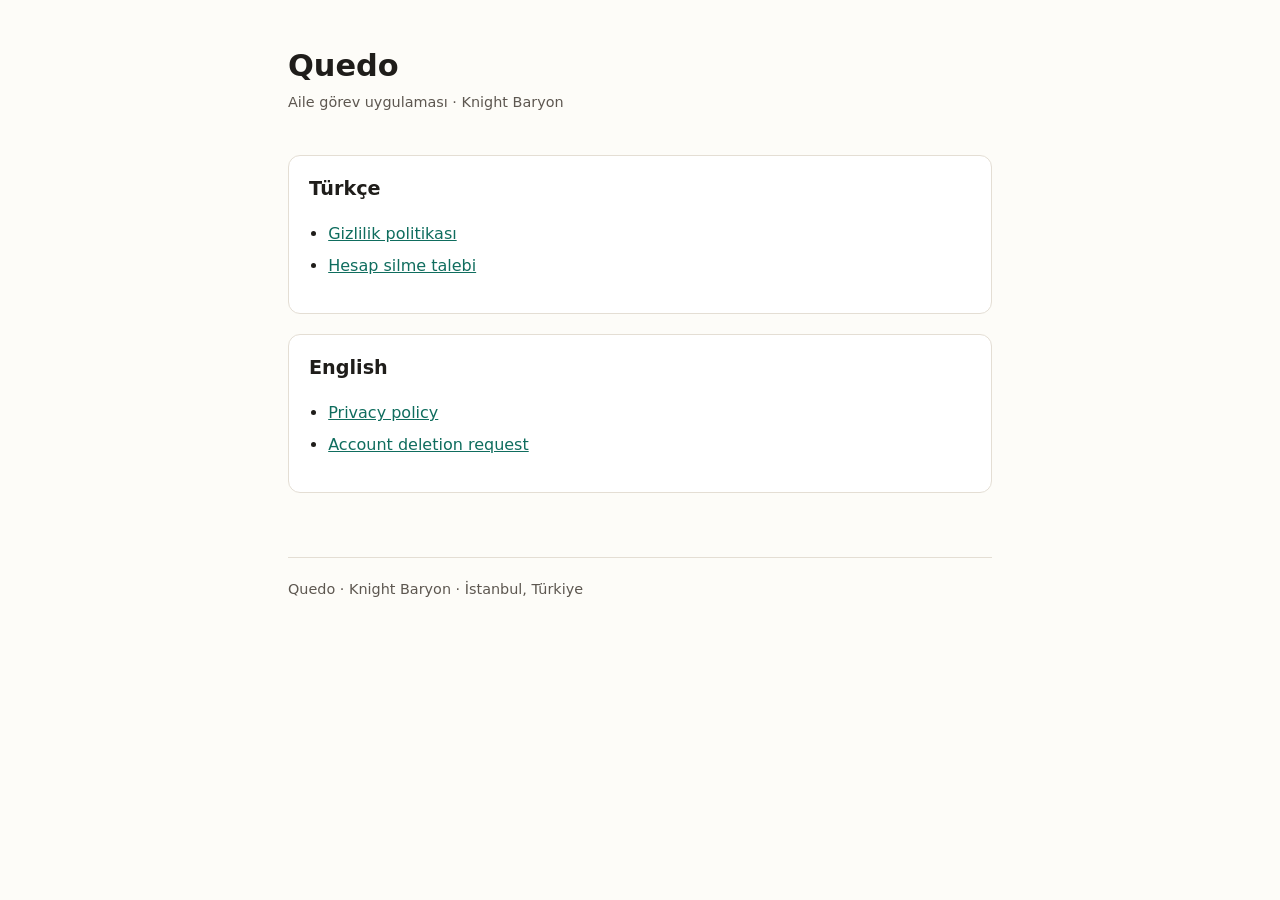
<file: index.html>
<!DOCTYPE html>
<html lang="tr">
<head>
<meta charset="utf-8">
<meta name="viewport" content="width=device-width, initial-scale=1">
<title>Quedo</title>
<link rel="stylesheet" href="style.css">
</head>
<body>
<main>

<h1>Quedo</h1>
<p class="updated">Aile görev uygulaması · Knight Baryon</p>

<div class="box">
  <h2 style="margin-top:0">Türkçe</h2>
  <ul>
    <li><a href="gizlilik.html">Gizlilik politikası</a></li>
    <li><a href="hesap-silme.html">Hesap silme talebi</a></li>
  </ul>
</div>

<div class="box">
  <h2 style="margin-top:0">English</h2>
  <ul>
    <li><a href="privacy.html">Privacy policy</a></li>
    <li><a href="delete-account.html">Account deletion request</a></li>
  </ul>
</div>

<footer>
  Quedo · Knight Baryon · İstanbul, Türkiye
</footer>

</main>
</body>
</html>
</file>
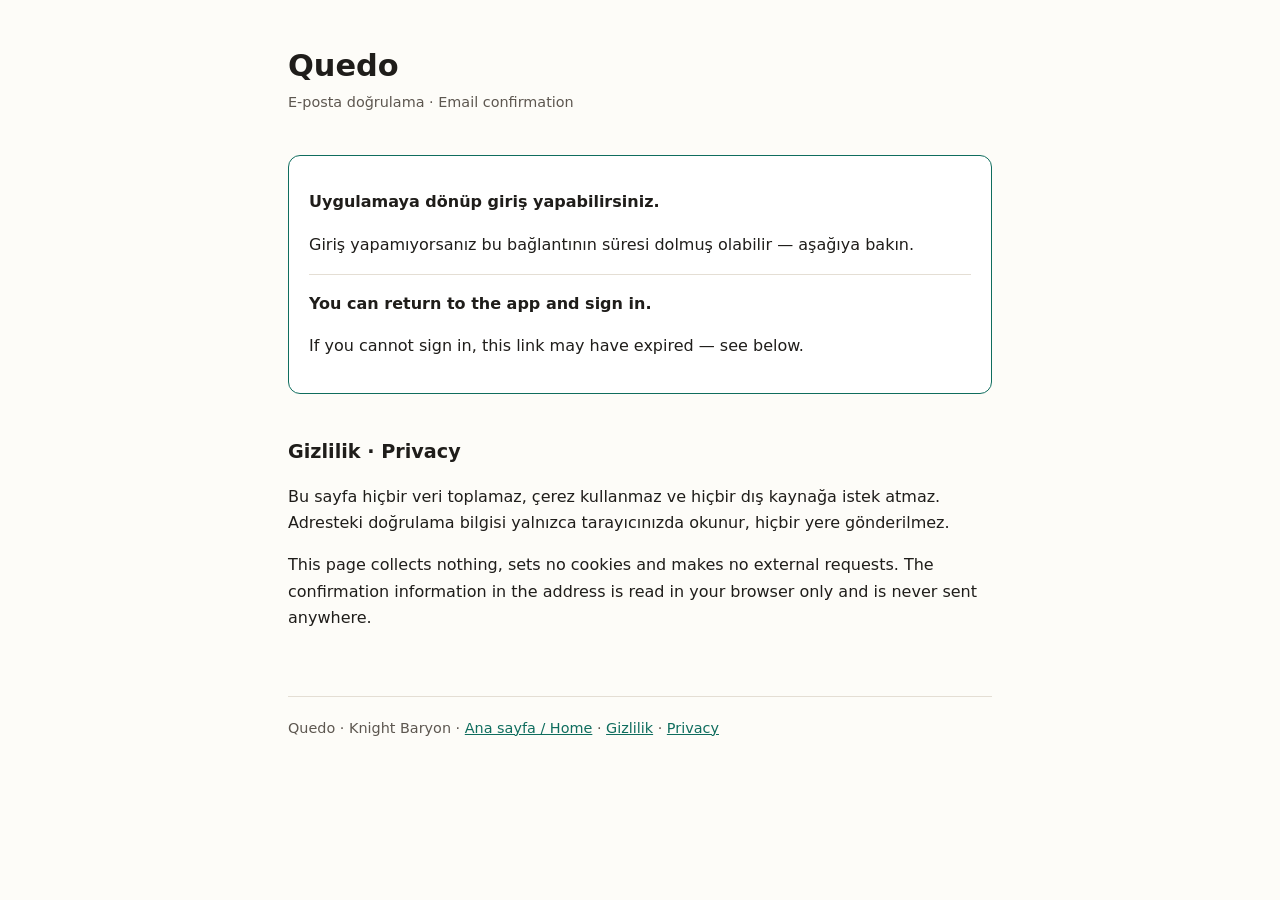
<file: confirmed.html>
<!DOCTYPE html>
<html lang="tr">
<head>
<meta charset="utf-8">
<meta name="viewport" content="width=device-width, initial-scale=1">
<meta name="robots" content="noindex">
<title>Quedo — E-posta doğrulama</title>
<link rel="stylesheet" href="style.css">
</head>
<body>
<main>

<h1>Quedo</h1>
<p class="updated">E-posta doğrulama · Email confirmation</p>

<!--
  Supabase yönlendirmesi sonucu URL parçasında (#) taşır. Sayfa üç
  durumu da doğru anlatmak zorunda: JavaScript çalışmazsa her iki
  ihtimalde de doğru olan nötr metin görünür, çalışırsa kesin sonuç.
  Başarısızken "Doğrulandı" demek, ölü bir sayfadan daha kötüdür.
-->

<div class="box key" id="neutral">
  <p><strong>Uygulamaya dönüp giriş yapabilirsiniz.</strong></p>
  <p>Giriş yapamıyorsanız bu bağlantının süresi dolmuş olabilir — aşağıya bakın.</p>
  <hr style="border:0;border-top:1px solid var(--rule);margin:1rem 0">
  <p><strong>You can return to the app and sign in.</strong></p>
  <p>If you cannot sign in, this link may have expired — see below.</p>
</div>

<div class="box key" id="ok" hidden>
  <p><strong>E-posta adresiniz doğrulandı.</strong></p>
  <p>Quedo'ya dönüp bu adres ve şifrenizle giriş yapabilirsiniz. Bu sayfayı kapatabilirsiniz.</p>
  <hr style="border:0;border-top:1px solid var(--rule);margin:1rem 0">
  <p><strong>Your email address is confirmed.</strong></p>
  <p>Go back to Quedo and sign in with this address and your password. You can close this page.</p>
</div>

<div class="box" id="fail" hidden>
  <p><strong>Bu bağlantı geçersiz veya süresi dolmuş.</strong></p>
  <p>Bağlantılar 24 saat geçerlidir ve yalnızca bir kez kullanılabilir. Bazı e-posta
  sağlayıcıları bağlantıları güvenlik taraması için siz tıklamadan açar; bu da bağlantıyı
  harcar.</p>
  <p>Yapmanız gereken: uygulamaya dönün ve <strong>aynı adresle yeniden kaydolun</strong> —
  yeni bir doğrulama e-postası gönderilir. Sorun sürerse
  <a href="mailto:quedo@knightbaryon.com?subject=E-posta%20dogrulama">quedo@knightbaryon.com</a>
  adresine yazın.</p>
  <hr style="border:0;border-top:1px solid var(--rule);margin:1rem 0">
  <p><strong>This link is invalid or has expired.</strong></p>
  <p>Links are valid for 24 hours and can only be used once. Some mail providers open links
  for security scanning before you click them, which uses the link up.</p>
  <p>What to do: go back to the app and <strong>sign up again with the same address</strong> —
  a fresh confirmation email will be sent. If it keeps failing, write to
  <a href="mailto:quedo@knightbaryon.com?subject=Email%20confirmation">quedo@knightbaryon.com</a>.</p>
</div>

<h2>Gizlilik · Privacy</h2>
<p>Bu sayfa hiçbir veri toplamaz, çerez kullanmaz ve hiçbir dış kaynağa istek atmaz.
Adresteki doğrulama bilgisi yalnızca tarayıcınızda okunur, hiçbir yere gönderilmez.</p>
<p>This page collects nothing, sets no cookies and makes no external requests. The
confirmation information in the address is read in your browser only and is never sent
anywhere.</p>

<footer>
  Quedo · Knight Baryon · <a href="index.html">Ana sayfa / Home</a> ·
  <a href="gizlilik.html">Gizlilik</a> · <a href="privacy.html">Privacy</a>
</footer>

<script>
(function () {
  // Supabase sonucu fragment'ta taşır: basarida access_token/type,
  // hatada error + error_code. Fragment sunucuya hic gitmez.
  var params = new URLSearchParams(window.location.hash.replace(/^#/, ''));
  var show = function (id) {
    document.getElementById('neutral').hidden = true;
    document.getElementById(id).hidden = false;
  };

  // error_description ekrana basilmiyor: adresten gelen metni DOM'a
  // koymak, saldirganin secmesine izin verdigi icin gereksiz bir risk.
  if (params.get('error') || params.get('error_code')) {
    show('fail');
  } else if (params.get('access_token') || params.get('type')) {
    show('ok');
  }
  // Hicbiri yoksa notr metin kalir -- ikisinde de dogru olan tek metin.
})();
</script>

</main>
</body>
</html>
</file>
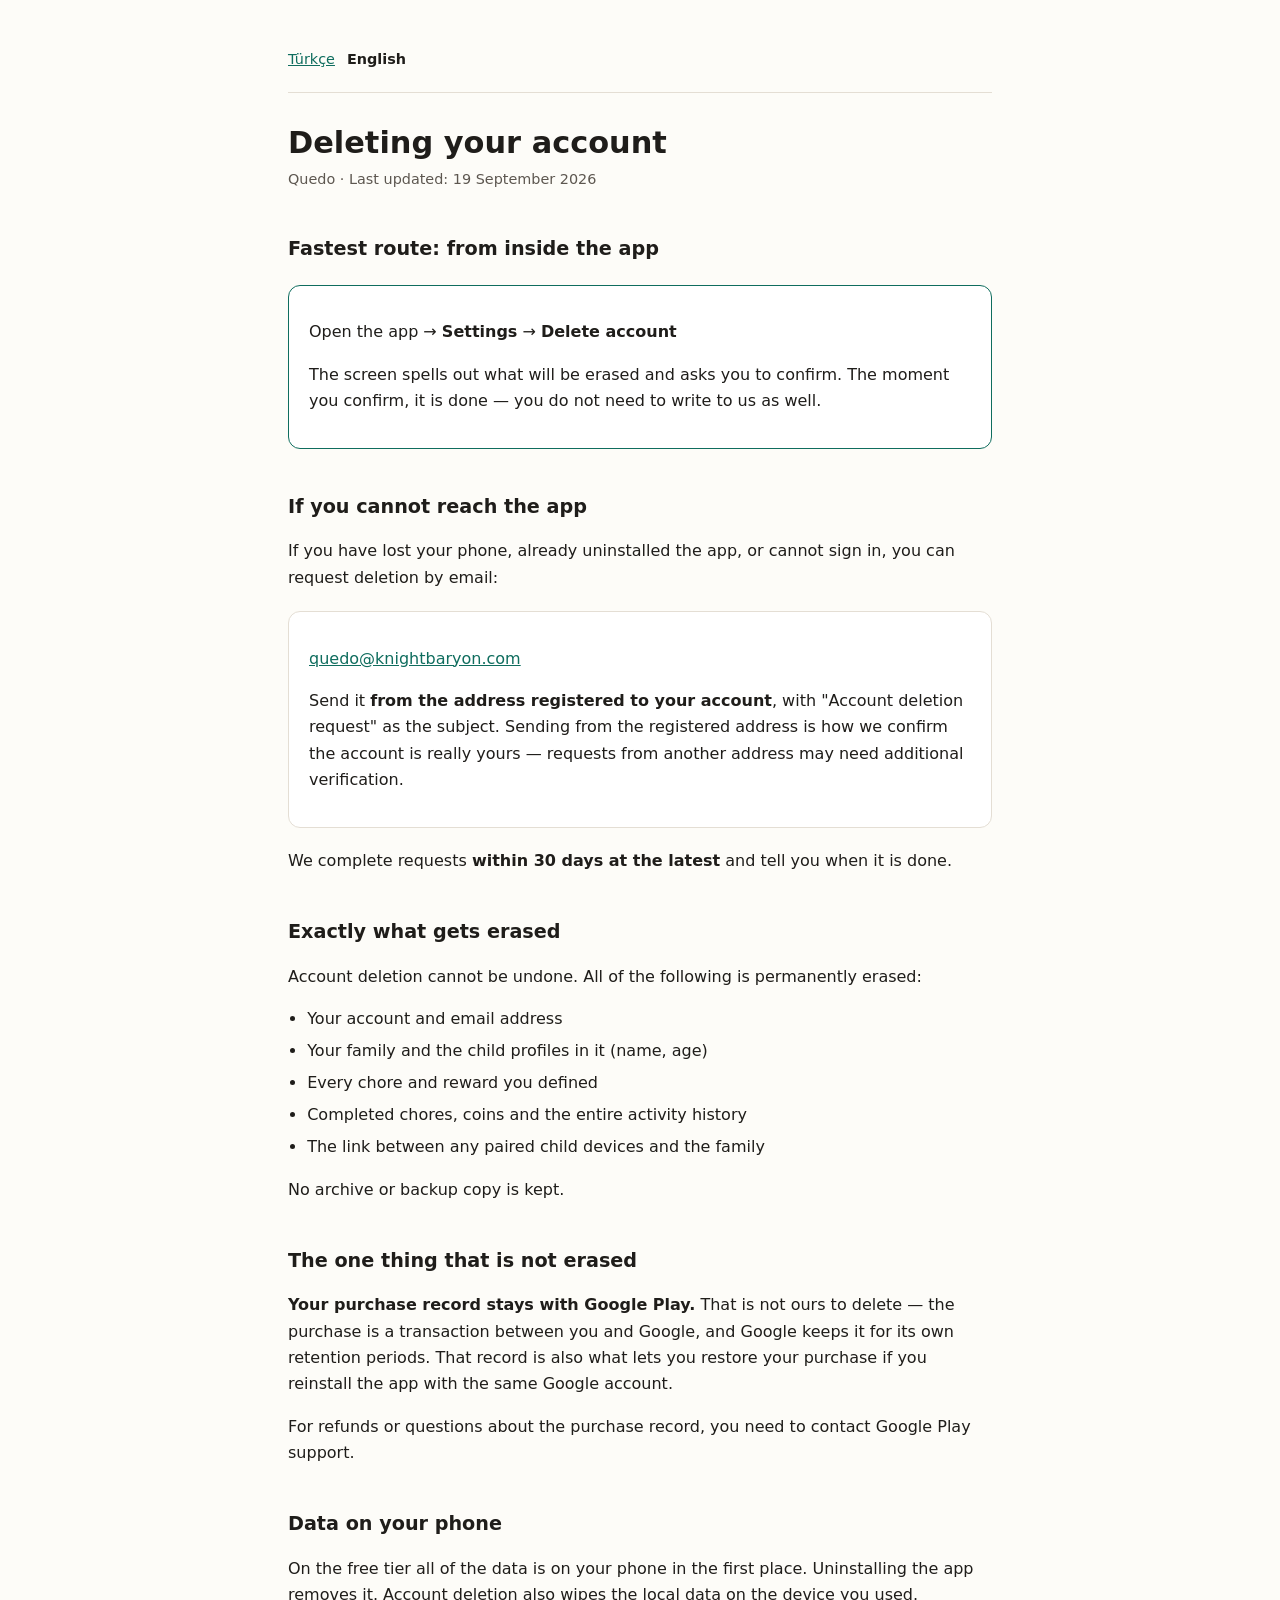
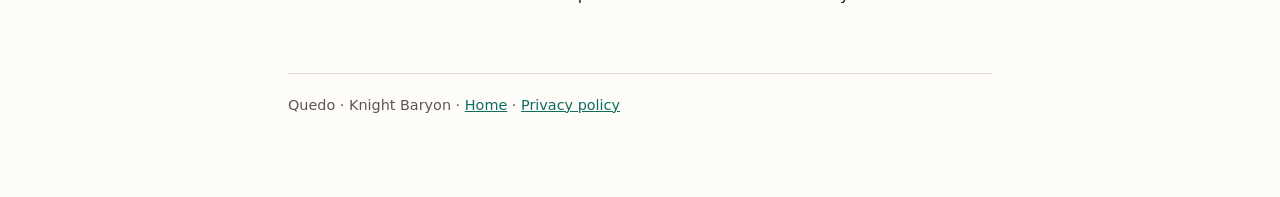
<file: delete-account.html>
<!DOCTYPE html>
<html lang="en">
<head>
<meta charset="utf-8">
<meta name="viewport" content="width=device-width, initial-scale=1">
<title>Quedo — Delete Account</title>
<link rel="stylesheet" href="style.css">
</head>
<body>
<main>

<nav class="lang">
  <a href="hesap-silme.html">Türkçe</a>
  <strong>English</strong>
</nav>

<h1>Deleting your account</h1>
<p class="updated">Quedo · Last updated: 19 September 2026</p>

<h2>Fastest route: from inside the app</h2>
<div class="box key">
<p>Open the app → <strong>Settings</strong> → <strong>Delete account</strong></p>
<p>The screen spells out what will be erased and asks you to confirm. The moment you confirm, it is done — you do not need to write to us as well.</p>
</div>

<h2>If you cannot reach the app</h2>
<p>If you have lost your phone, already uninstalled the app, or cannot sign in, you can request deletion by email:</p>
<div class="box">
<p><a href="mailto:quedo@knightbaryon.com?subject=Account%20deletion%20request">quedo@knightbaryon.com</a></p>
<p>Send it <strong>from the address registered to your account</strong>, with "Account deletion request" as the subject. Sending from the registered address is how we confirm the account is really yours — requests from another address may need additional verification.</p>
</div>
<p>We complete requests <strong>within 30 days at the latest</strong> and tell you when it is done.</p>

<h2>Exactly what gets erased</h2>
<p>Account deletion cannot be undone. All of the following is permanently erased:</p>
<ul>
  <li>Your account and email address</li>
  <li>Your family and the child profiles in it (name, age)</li>
  <li>Every chore and reward you defined</li>
  <li>Completed chores, coins and the entire activity history</li>
  <li>The link between any paired child devices and the family</li>
</ul>
<p>No archive or backup copy is kept.</p>

<h2>The one thing that is not erased</h2>
<p><strong>Your purchase record stays with Google Play.</strong> That is not ours to delete — the purchase is a transaction between you and Google, and Google keeps it for its own retention periods. That record is also what lets you restore your purchase if you reinstall the app with the same Google account.</p>
<p>For refunds or questions about the purchase record, you need to contact Google Play support.</p>

<h2>Data on your phone</h2>
<p>On the free tier all of the data is on your phone in the first place. Uninstalling the app removes it. Account deletion also wipes the local data on the device you used.</p>

<footer>
  Quedo · Knight Baryon · <a href="index.html">Home</a> · <a href="privacy.html">Privacy policy</a>
</footer>

</main>
</body>
</html>
</file>
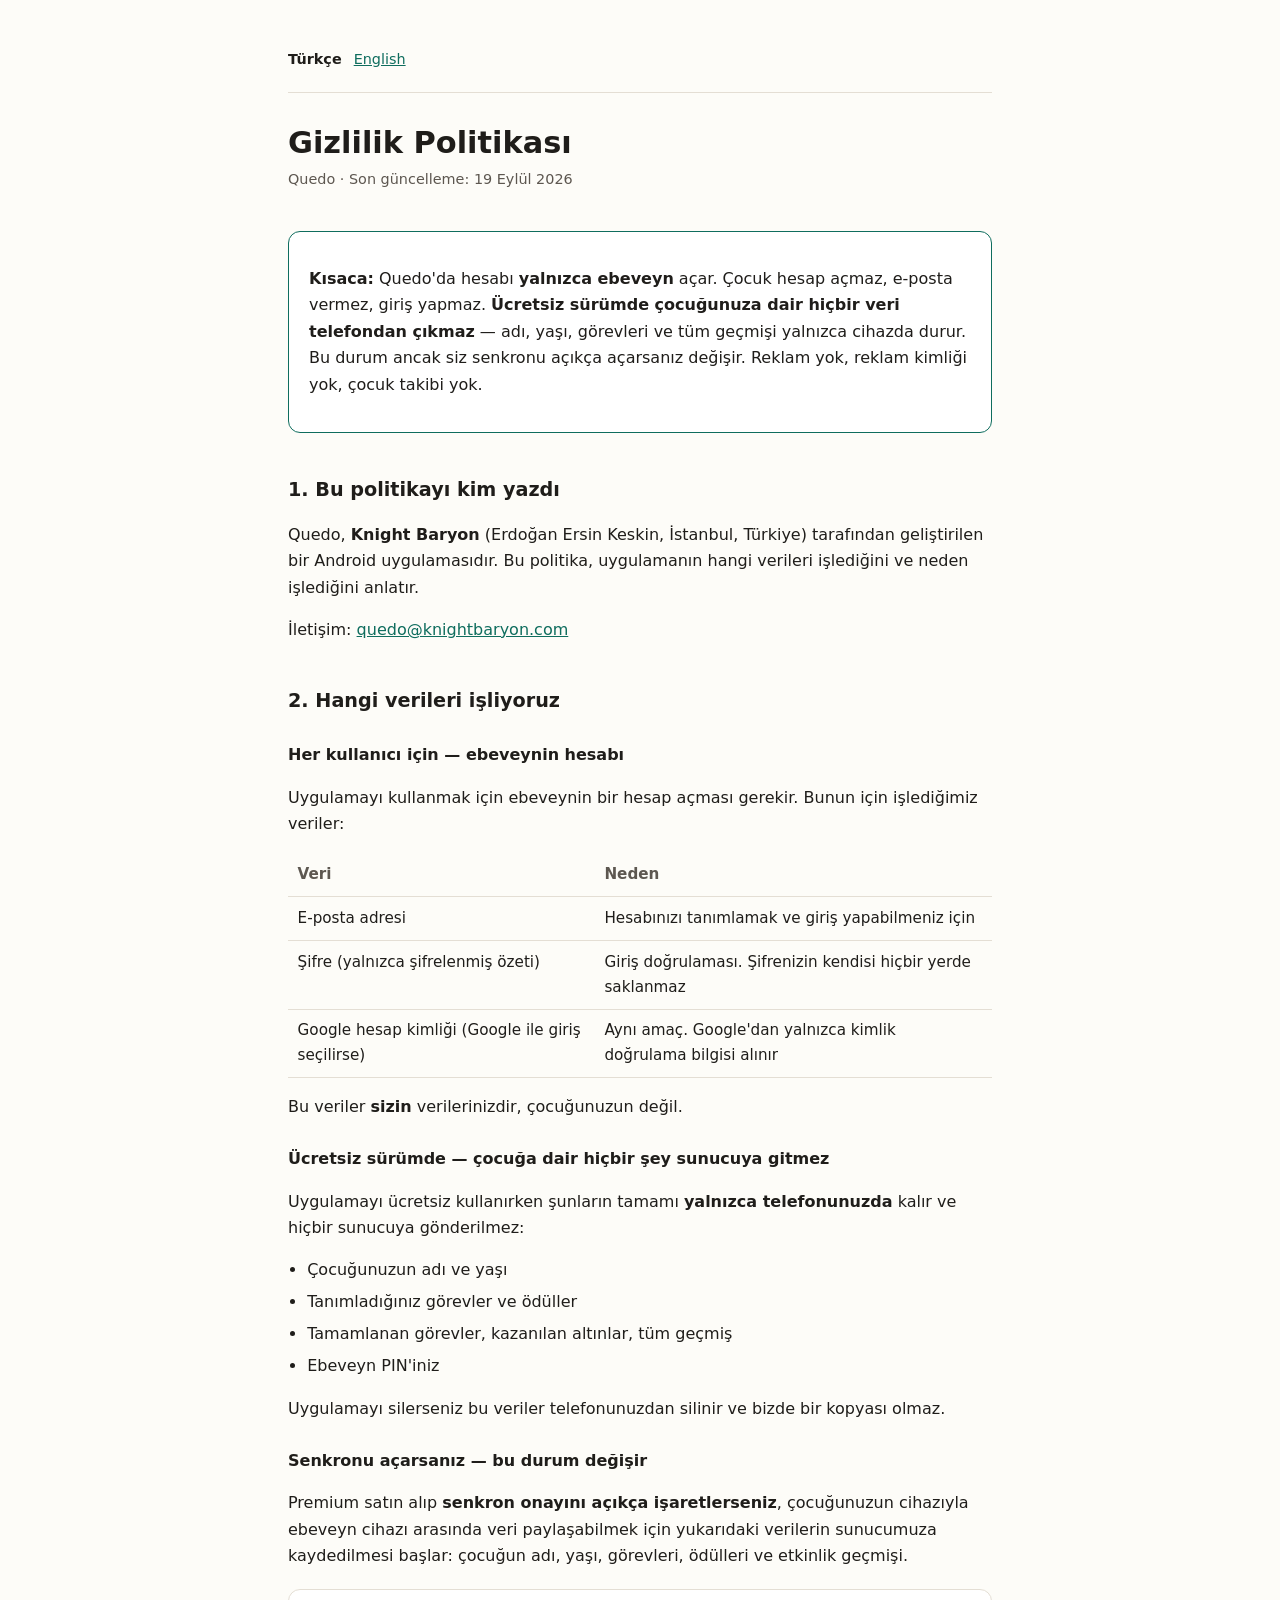
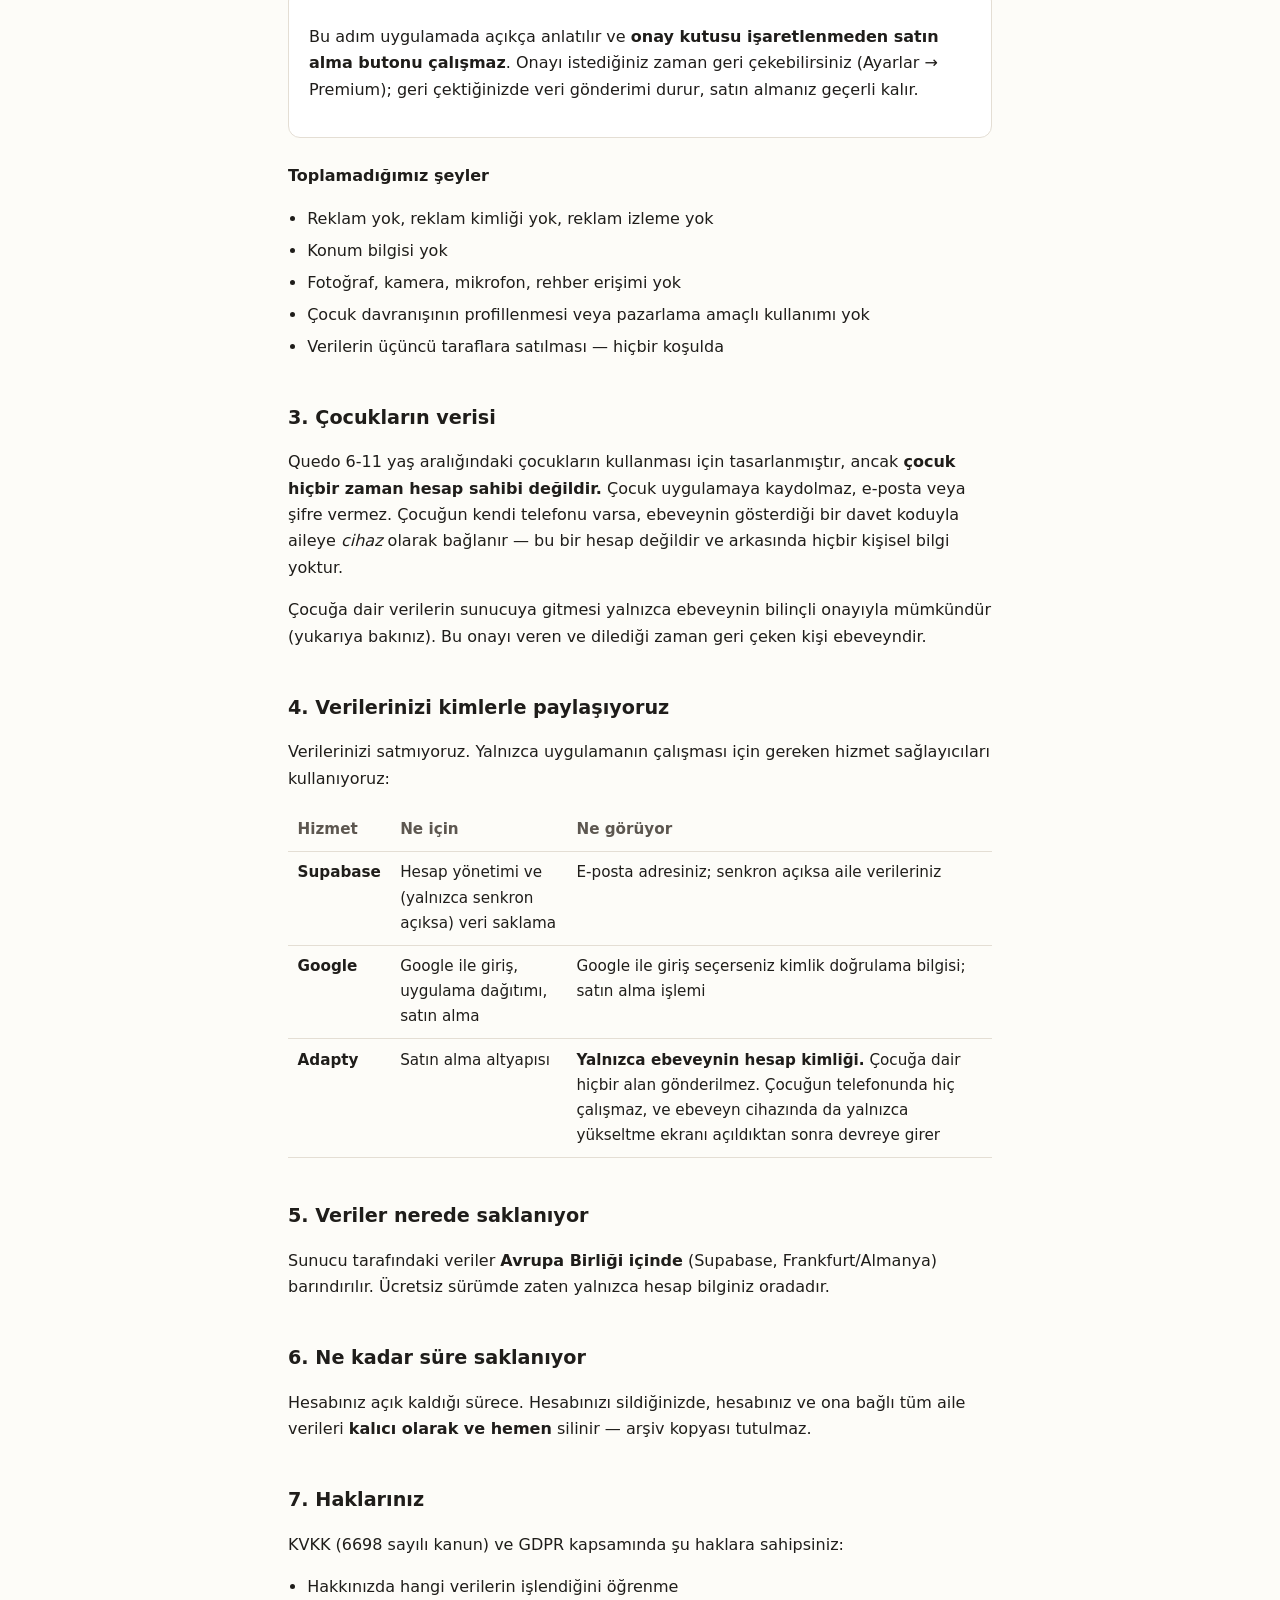
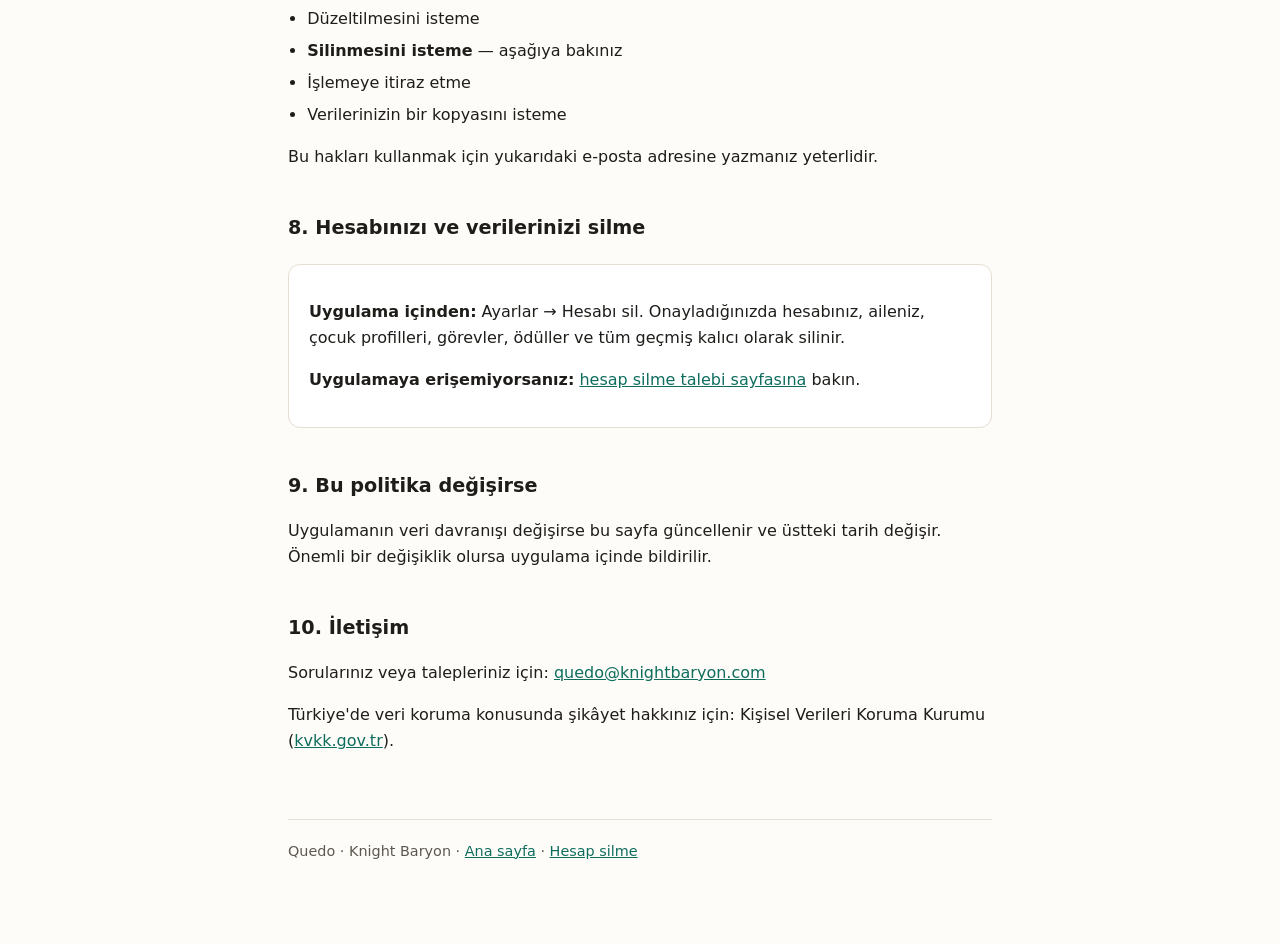
<file: gizlilik.html>
<!DOCTYPE html>
<html lang="tr">
<head>
<meta charset="utf-8">
<meta name="viewport" content="width=device-width, initial-scale=1">
<title>Quedo — Gizlilik Politikası</title>
<link rel="stylesheet" href="style.css">
</head>
<body>
<main>

<nav class="lang">
  <strong>Türkçe</strong>
  <a href="privacy.html">English</a>
</nav>

<h1>Gizlilik Politikası</h1>
<p class="updated">Quedo · Son güncelleme: 19 Eylül 2026</p>

<div class="box key">
<p><strong>Kısaca:</strong> Quedo'da hesabı <strong>yalnızca ebeveyn</strong> açar. Çocuk hesap açmaz, e-posta vermez, giriş yapmaz. <strong>Ücretsiz sürümde çocuğunuza dair hiçbir veri telefondan çıkmaz</strong> — adı, yaşı, görevleri ve tüm geçmişi yalnızca cihazda durur. Bu durum ancak siz senkronu açıkça açarsanız değişir. Reklam yok, reklam kimliği yok, çocuk takibi yok.</p>
</div>

<h2>1. Bu politikayı kim yazdı</h2>
<p>Quedo, <strong>Knight Baryon</strong> (Erdoğan Ersin Keskin, İstanbul, Türkiye) tarafından geliştirilen bir Android uygulamasıdır. Bu politika, uygulamanın hangi verileri işlediğini ve neden işlediğini anlatır.</p>
<p>İletişim: <a href="mailto:quedo@knightbaryon.com">quedo@knightbaryon.com</a></p>

<h2>2. Hangi verileri işliyoruz</h2>

<h3>Her kullanıcı için — ebeveynin hesabı</h3>
<p>Uygulamayı kullanmak için ebeveynin bir hesap açması gerekir. Bunun için işlediğimiz veriler:</p>
<table>
  <tr><th>Veri</th><th>Neden</th></tr>
  <tr><td>E-posta adresi</td><td>Hesabınızı tanımlamak ve giriş yapabilmeniz için</td></tr>
  <tr><td>Şifre (yalnızca şifrelenmiş özeti)</td><td>Giriş doğrulaması. Şifrenizin kendisi hiçbir yerde saklanmaz</td></tr>
  <tr><td>Google hesap kimliği (Google ile giriş seçilirse)</td><td>Aynı amaç. Google'dan yalnızca kimlik doğrulama bilgisi alınır</td></tr>
</table>
<p>Bu veriler <strong>sizin</strong> verilerinizdir, çocuğunuzun değil.</p>

<h3>Ücretsiz sürümde — çocuğa dair hiçbir şey sunucuya gitmez</h3>
<p>Uygulamayı ücretsiz kullanırken şunların tamamı <strong>yalnızca telefonunuzda</strong> kalır ve hiçbir sunucuya gönderilmez:</p>
<ul>
  <li>Çocuğunuzun adı ve yaşı</li>
  <li>Tanımladığınız görevler ve ödüller</li>
  <li>Tamamlanan görevler, kazanılan altınlar, tüm geçmiş</li>
  <li>Ebeveyn PIN'iniz</li>
</ul>
<p>Uygulamayı silerseniz bu veriler telefonunuzdan silinir ve bizde bir kopyası olmaz.</p>

<h3>Senkronu açarsanız — bu durum değişir</h3>
<p>Premium satın alıp <strong>senkron onayını açıkça işaretlerseniz</strong>, çocuğunuzun cihazıyla ebeveyn cihazı arasında veri paylaşabilmek için yukarıdaki verilerin sunucumuza kaydedilmesi başlar: çocuğun adı, yaşı, görevleri, ödülleri ve etkinlik geçmişi.</p>
<div class="box">
<p>Bu adım uygulamada açıkça anlatılır ve <strong>onay kutusu işaretlenmeden satın alma butonu çalışmaz</strong>. Onayı istediğiniz zaman geri çekebilirsiniz (Ayarlar → Premium); geri çektiğinizde veri gönderimi durur, satın almanız geçerli kalır.</p>
</div>

<h3>Toplamadığımız şeyler</h3>
<ul>
  <li>Reklam yok, reklam kimliği yok, reklam izleme yok</li>
  <li>Konum bilgisi yok</li>
  <li>Fotoğraf, kamera, mikrofon, rehber erişimi yok</li>
  <li>Çocuk davranışının profillenmesi veya pazarlama amaçlı kullanımı yok</li>
  <li>Verilerin üçüncü taraflara satılması — hiçbir koşulda</li>
</ul>

<h2>3. Çocukların verisi</h2>
<p>Quedo 6-11 yaş aralığındaki çocukların kullanması için tasarlanmıştır, ancak <strong>çocuk hiçbir zaman hesap sahibi değildir.</strong> Çocuk uygulamaya kaydolmaz, e-posta veya şifre vermez. Çocuğun kendi telefonu varsa, ebeveynin gösterdiği bir davet koduyla aileye <em>cihaz</em> olarak bağlanır — bu bir hesap değildir ve arkasında hiçbir kişisel bilgi yoktur.</p>
<p>Çocuğa dair verilerin sunucuya gitmesi yalnızca ebeveynin bilinçli onayıyla mümkündür (yukarıya bakınız). Bu onayı veren ve dilediği zaman geri çeken kişi ebeveyndir.</p>

<h2>4. Verilerinizi kimlerle paylaşıyoruz</h2>
<p>Verilerinizi satmıyoruz. Yalnızca uygulamanın çalışması için gereken hizmet sağlayıcıları kullanıyoruz:</p>
<table>
  <tr><th>Hizmet</th><th>Ne için</th><th>Ne görüyor</th></tr>
  <tr>
    <td><strong>Supabase</strong></td>
    <td>Hesap yönetimi ve (yalnızca senkron açıksa) veri saklama</td>
    <td>E-posta adresiniz; senkron açıksa aile verileriniz</td>
  </tr>
  <tr>
    <td><strong>Google</strong></td>
    <td>Google ile giriş, uygulama dağıtımı, satın alma</td>
    <td>Google ile giriş seçerseniz kimlik doğrulama bilgisi; satın alma işlemi</td>
  </tr>
  <tr>
    <td><strong>Adapty</strong></td>
    <td>Satın alma altyapısı</td>
    <td><strong>Yalnızca ebeveynin hesap kimliği.</strong> Çocuğa dair hiçbir alan gönderilmez. Çocuğun telefonunda hiç çalışmaz, ve ebeveyn cihazında da yalnızca yükseltme ekranı açıldıktan sonra devreye girer</td>
  </tr>
</table>

<h2>5. Veriler nerede saklanıyor</h2>
<p>Sunucu tarafındaki veriler <strong>Avrupa Birliği içinde</strong> (Supabase, Frankfurt/Almanya) barındırılır. Ücretsiz sürümde zaten yalnızca hesap bilginiz oradadır.</p>

<h2>6. Ne kadar süre saklanıyor</h2>
<p>Hesabınız açık kaldığı sürece. Hesabınızı sildiğinizde, hesabınız ve ona bağlı tüm aile verileri <strong>kalıcı olarak ve hemen</strong> silinir — arşiv kopyası tutulmaz.</p>

<h2>7. Haklarınız</h2>
<p>KVKK (6698 sayılı kanun) ve GDPR kapsamında şu haklara sahipsiniz:</p>
<ul>
  <li>Hakkınızda hangi verilerin işlendiğini öğrenme</li>
  <li>Düzeltilmesini isteme</li>
  <li><strong>Silinmesini isteme</strong> — aşağıya bakınız</li>
  <li>İşlemeye itiraz etme</li>
  <li>Verilerinizin bir kopyasını isteme</li>
</ul>
<p>Bu hakları kullanmak için yukarıdaki e-posta adresine yazmanız yeterlidir.</p>

<h2>8. Hesabınızı ve verilerinizi silme</h2>
<div class="box">
<p><strong>Uygulama içinden:</strong> Ayarlar → Hesabı sil. Onayladığınızda hesabınız, aileniz, çocuk profilleri, görevler, ödüller ve tüm geçmiş kalıcı olarak silinir.</p>
<p><strong>Uygulamaya erişemiyorsanız:</strong> <a href="hesap-silme.html">hesap silme talebi sayfasına</a> bakın.</p>
</div>

<h2>9. Bu politika değişirse</h2>
<p>Uygulamanın veri davranışı değişirse bu sayfa güncellenir ve üstteki tarih değişir. Önemli bir değişiklik olursa uygulama içinde bildirilir.</p>

<h2>10. İletişim</h2>
<p>Sorularınız veya talepleriniz için: <a href="mailto:quedo@knightbaryon.com">quedo@knightbaryon.com</a></p>
<p>Türkiye'de veri koruma konusunda şikâyet hakkınız için: Kişisel Verileri Koruma Kurumu (<a href="https://www.kvkk.gov.tr">kvkk.gov.tr</a>).</p>

<footer>
  Quedo · Knight Baryon · <a href="index.html">Ana sayfa</a> · <a href="hesap-silme.html">Hesap silme</a>
</footer>

</main>
</body>
</html>
</file>
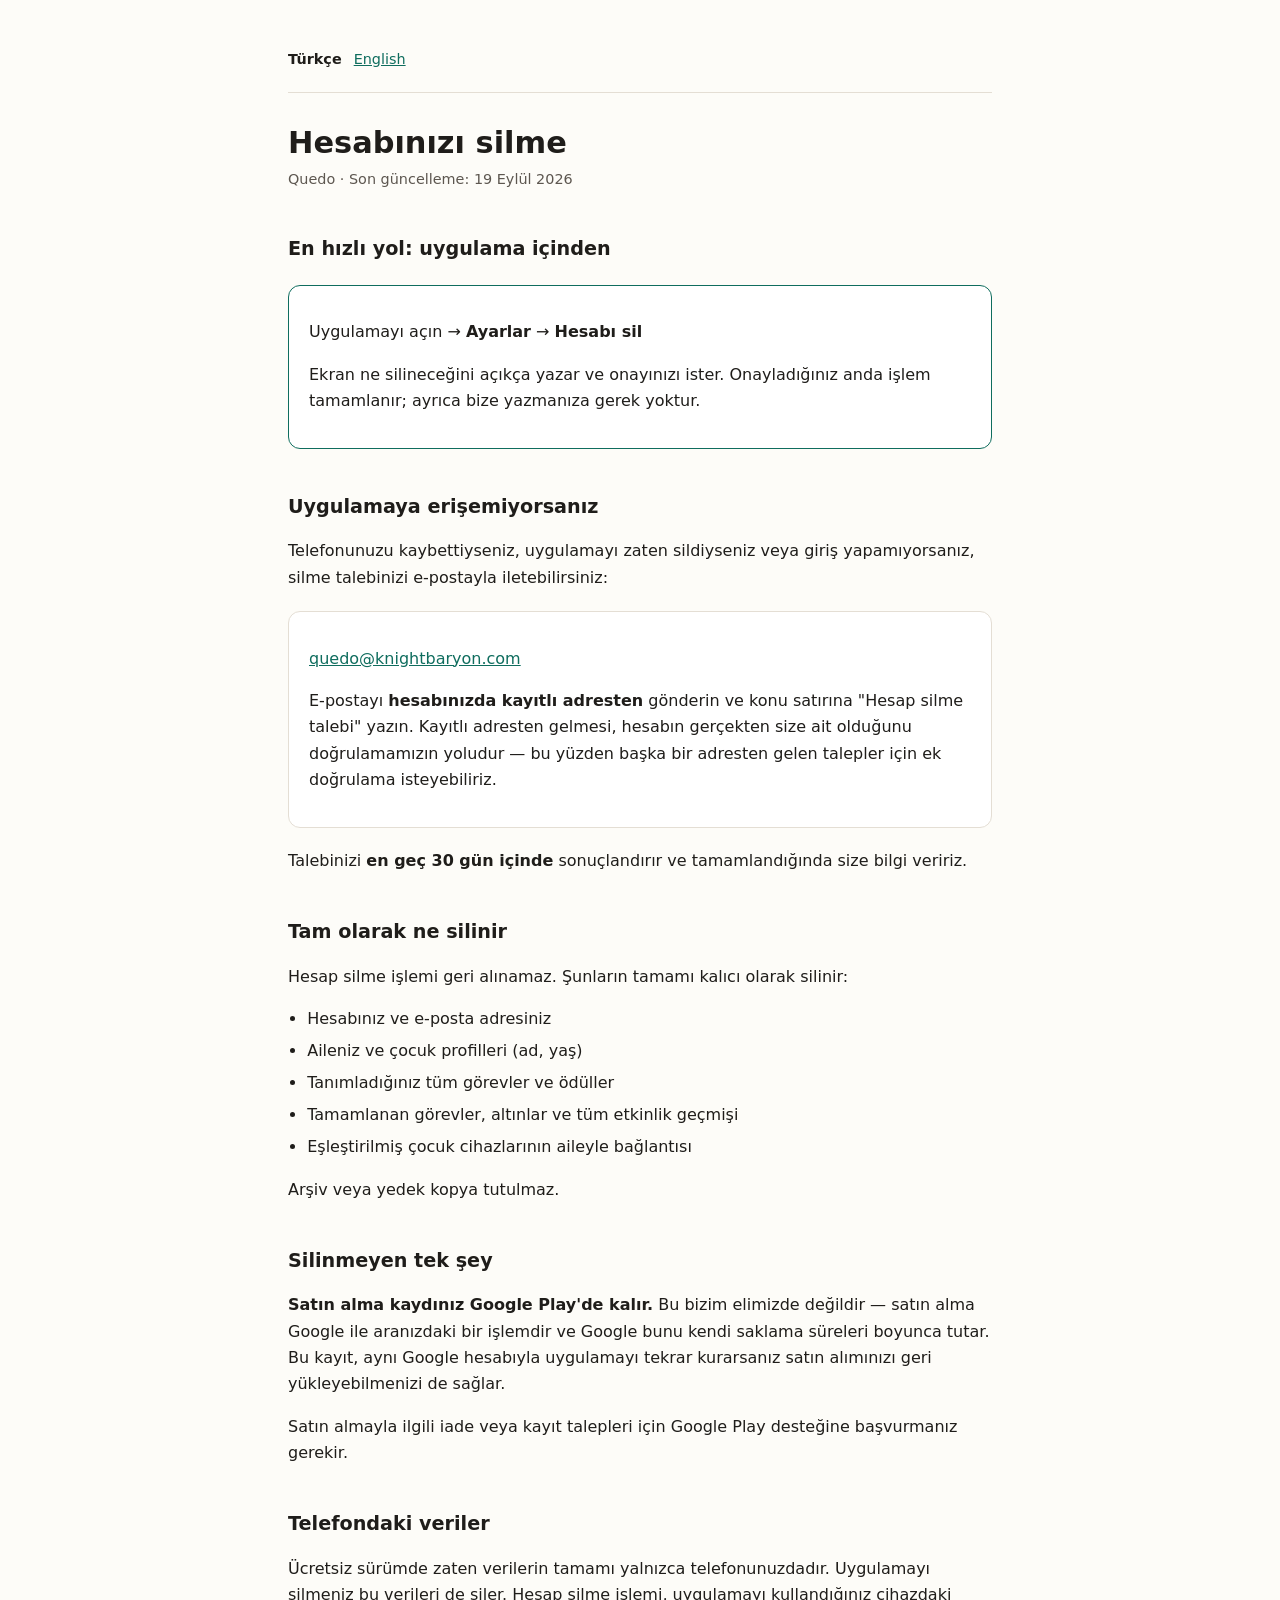
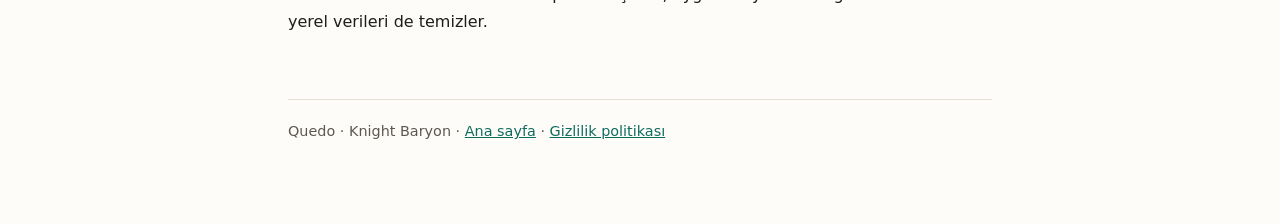
<file: hesap-silme.html>
<!DOCTYPE html>
<html lang="tr">
<head>
<meta charset="utf-8">
<meta name="viewport" content="width=device-width, initial-scale=1">
<title>Quedo — Hesap Silme</title>
<link rel="stylesheet" href="style.css">
</head>
<body>
<main>

<nav class="lang">
  <strong>Türkçe</strong>
  <a href="delete-account.html">English</a>
</nav>

<h1>Hesabınızı silme</h1>
<p class="updated">Quedo · Son güncelleme: 19 Eylül 2026</p>

<h2>En hızlı yol: uygulama içinden</h2>
<div class="box key">
<p>Uygulamayı açın → <strong>Ayarlar</strong> → <strong>Hesabı sil</strong></p>
<p>Ekran ne silineceğini açıkça yazar ve onayınızı ister. Onayladığınız anda işlem tamamlanır; ayrıca bize yazmanıza gerek yoktur.</p>
</div>

<h2>Uygulamaya erişemiyorsanız</h2>
<p>Telefonunuzu kaybettiyseniz, uygulamayı zaten sildiyseniz veya giriş yapamıyorsanız, silme talebinizi e-postayla iletebilirsiniz:</p>
<div class="box">
<p><a href="mailto:quedo@knightbaryon.com?subject=Hesap%20silme%20talebi">quedo@knightbaryon.com</a></p>
<p>E-postayı <strong>hesabınızda kayıtlı adresten</strong> gönderin ve konu satırına "Hesap silme talebi" yazın. Kayıtlı adresten gelmesi, hesabın gerçekten size ait olduğunu doğrulamamızın yoludur — bu yüzden başka bir adresten gelen talepler için ek doğrulama isteyebiliriz.</p>
</div>
<p>Talebinizi <strong>en geç 30 gün içinde</strong> sonuçlandırır ve tamamlandığında size bilgi veririz.</p>

<h2>Tam olarak ne silinir</h2>
<p>Hesap silme işlemi geri alınamaz. Şunların tamamı kalıcı olarak silinir:</p>
<ul>
  <li>Hesabınız ve e-posta adresiniz</li>
  <li>Aileniz ve çocuk profilleri (ad, yaş)</li>
  <li>Tanımladığınız tüm görevler ve ödüller</li>
  <li>Tamamlanan görevler, altınlar ve tüm etkinlik geçmişi</li>
  <li>Eşleştirilmiş çocuk cihazlarının aileyle bağlantısı</li>
</ul>
<p>Arşiv veya yedek kopya tutulmaz.</p>

<h2>Silinmeyen tek şey</h2>
<p><strong>Satın alma kaydınız Google Play'de kalır.</strong> Bu bizim elimizde değildir — satın alma Google ile aranızdaki bir işlemdir ve Google bunu kendi saklama süreleri boyunca tutar. Bu kayıt, aynı Google hesabıyla uygulamayı tekrar kurarsanız satın alımınızı geri yükleyebilmenizi de sağlar.</p>
<p>Satın almayla ilgili iade veya kayıt talepleri için Google Play desteğine başvurmanız gerekir.</p>

<h2>Telefondaki veriler</h2>
<p>Ücretsiz sürümde zaten verilerin tamamı yalnızca telefonunuzdadır. Uygulamayı silmeniz bu verileri de siler. Hesap silme işlemi, uygulamayı kullandığınız cihazdaki yerel verileri de temizler.</p>

<footer>
  Quedo · Knight Baryon · <a href="index.html">Ana sayfa</a> · <a href="gizlilik.html">Gizlilik politikası</a>
</footer>

</main>
</body>
</html>
</file>
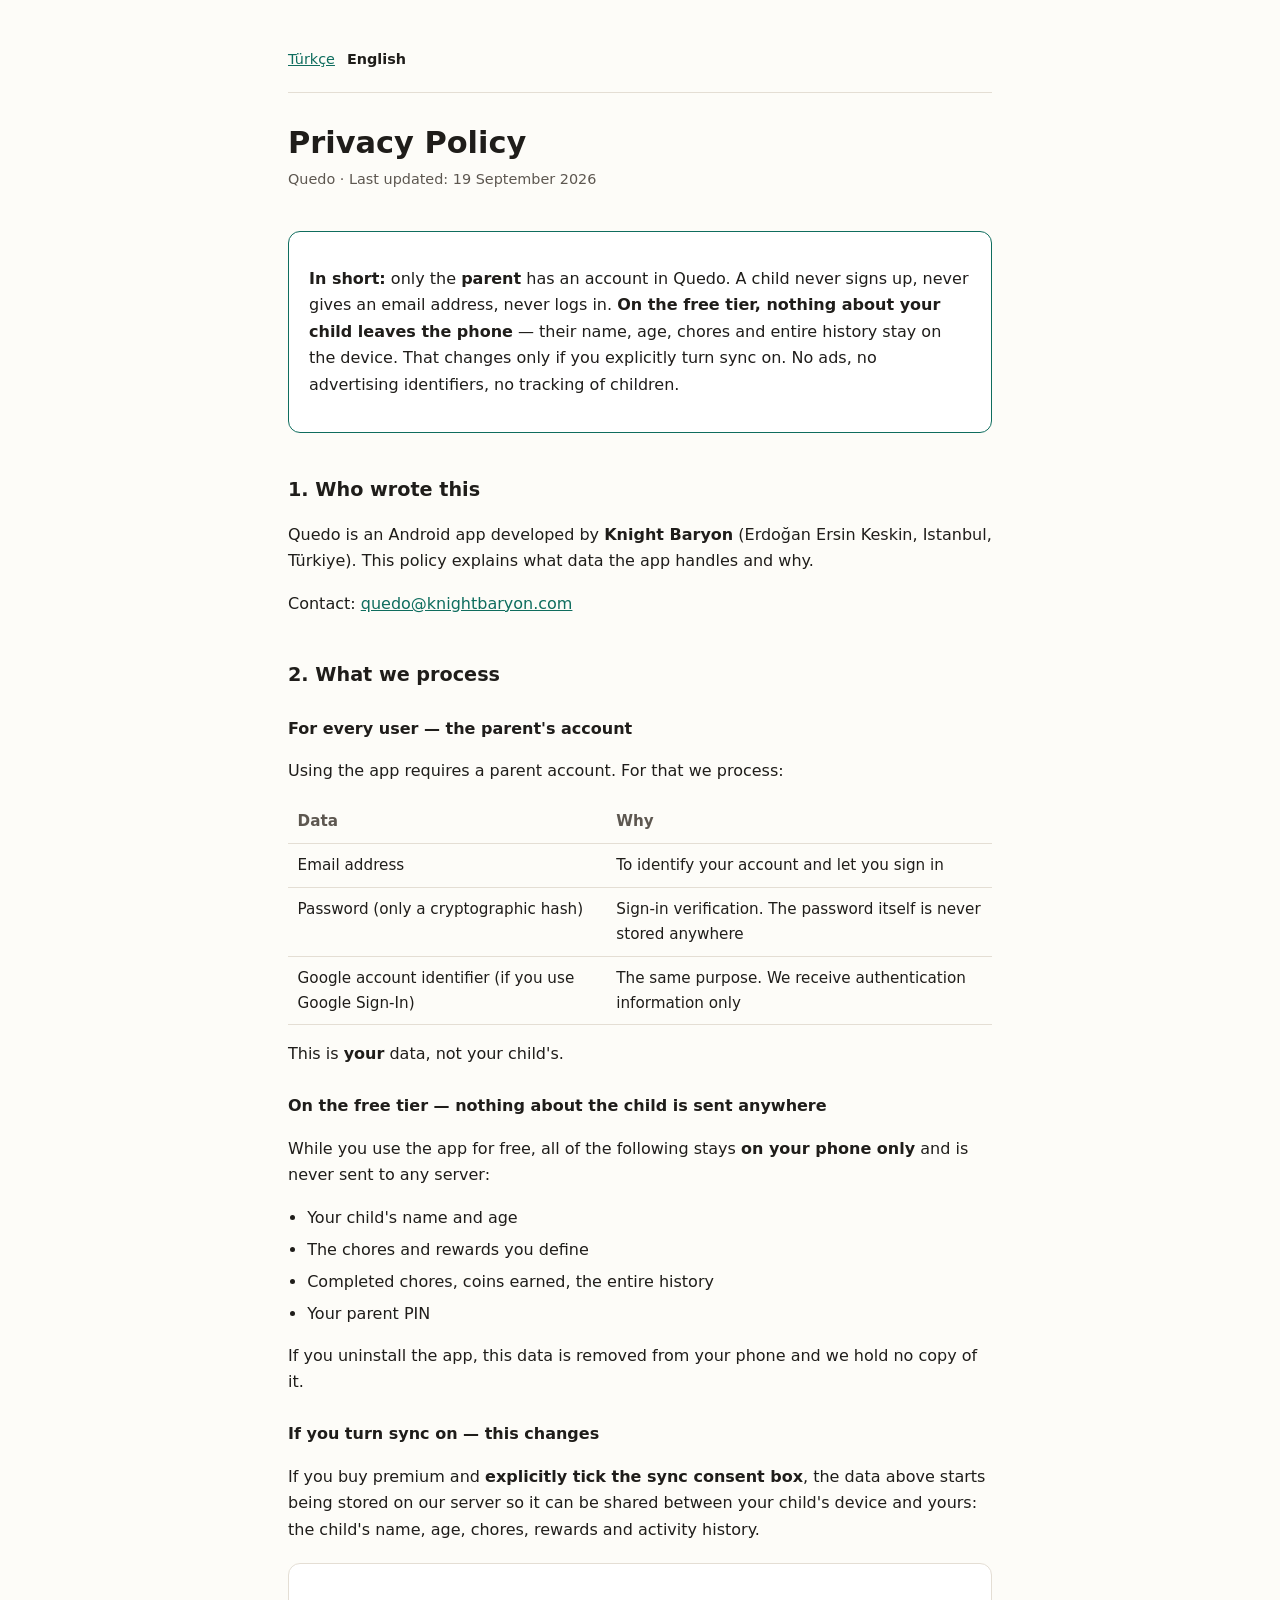
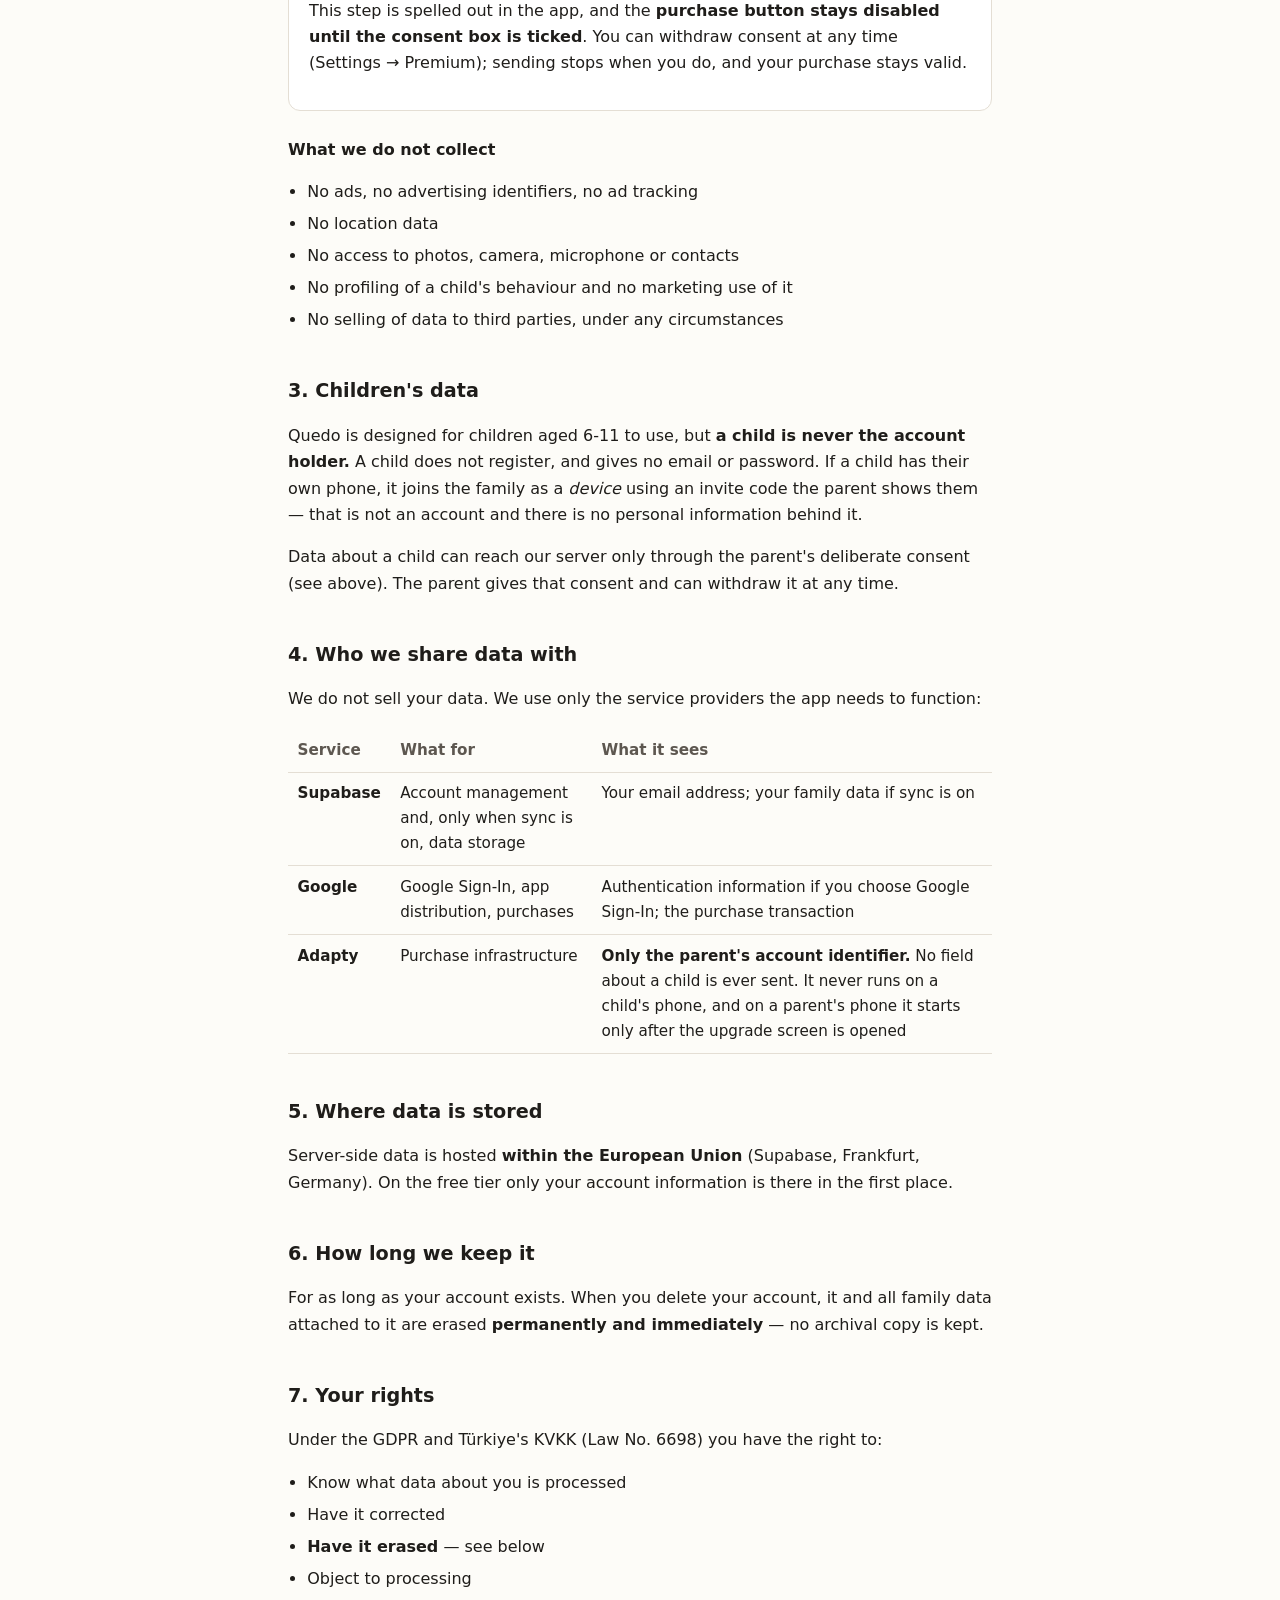
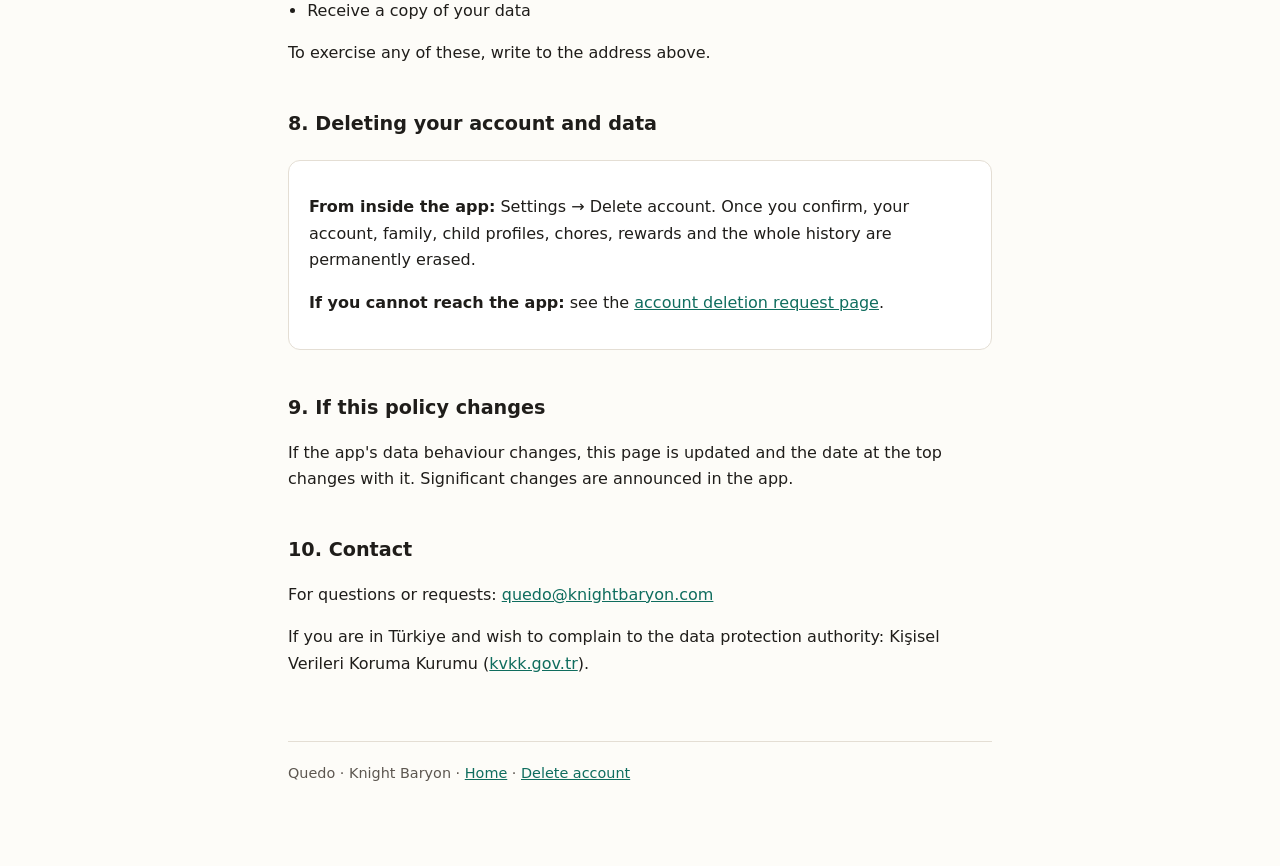
<file: privacy.html>
<!DOCTYPE html>
<html lang="en">
<head>
<meta charset="utf-8">
<meta name="viewport" content="width=device-width, initial-scale=1">
<title>Quedo — Privacy Policy</title>
<link rel="stylesheet" href="style.css">
</head>
<body>
<main>

<nav class="lang">
  <a href="gizlilik.html">Türkçe</a>
  <strong>English</strong>
</nav>

<h1>Privacy Policy</h1>
<p class="updated">Quedo · Last updated: 19 September 2026</p>

<div class="box key">
<p><strong>In short:</strong> only the <strong>parent</strong> has an account in Quedo. A child never signs up, never gives an email address, never logs in. <strong>On the free tier, nothing about your child leaves the phone</strong> — their name, age, chores and entire history stay on the device. That changes only if you explicitly turn sync on. No ads, no advertising identifiers, no tracking of children.</p>
</div>

<h2>1. Who wrote this</h2>
<p>Quedo is an Android app developed by <strong>Knight Baryon</strong> (Erdoğan Ersin Keskin, Istanbul, Türkiye). This policy explains what data the app handles and why.</p>
<p>Contact: <a href="mailto:quedo@knightbaryon.com">quedo@knightbaryon.com</a></p>

<h2>2. What we process</h2>

<h3>For every user — the parent's account</h3>
<p>Using the app requires a parent account. For that we process:</p>
<table>
  <tr><th>Data</th><th>Why</th></tr>
  <tr><td>Email address</td><td>To identify your account and let you sign in</td></tr>
  <tr><td>Password (only a cryptographic hash)</td><td>Sign-in verification. The password itself is never stored anywhere</td></tr>
  <tr><td>Google account identifier (if you use Google Sign-In)</td><td>The same purpose. We receive authentication information only</td></tr>
</table>
<p>This is <strong>your</strong> data, not your child's.</p>

<h3>On the free tier — nothing about the child is sent anywhere</h3>
<p>While you use the app for free, all of the following stays <strong>on your phone only</strong> and is never sent to any server:</p>
<ul>
  <li>Your child's name and age</li>
  <li>The chores and rewards you define</li>
  <li>Completed chores, coins earned, the entire history</li>
  <li>Your parent PIN</li>
</ul>
<p>If you uninstall the app, this data is removed from your phone and we hold no copy of it.</p>

<h3>If you turn sync on — this changes</h3>
<p>If you buy premium and <strong>explicitly tick the sync consent box</strong>, the data above starts being stored on our server so it can be shared between your child's device and yours: the child's name, age, chores, rewards and activity history.</p>
<div class="box">
<p>This step is spelled out in the app, and the <strong>purchase button stays disabled until the consent box is ticked</strong>. You can withdraw consent at any time (Settings → Premium); sending stops when you do, and your purchase stays valid.</p>
</div>

<h3>What we do not collect</h3>
<ul>
  <li>No ads, no advertising identifiers, no ad tracking</li>
  <li>No location data</li>
  <li>No access to photos, camera, microphone or contacts</li>
  <li>No profiling of a child's behaviour and no marketing use of it</li>
  <li>No selling of data to third parties, under any circumstances</li>
</ul>

<h2>3. Children's data</h2>
<p>Quedo is designed for children aged 6-11 to use, but <strong>a child is never the account holder.</strong> A child does not register, and gives no email or password. If a child has their own phone, it joins the family as a <em>device</em> using an invite code the parent shows them — that is not an account and there is no personal information behind it.</p>
<p>Data about a child can reach our server only through the parent's deliberate consent (see above). The parent gives that consent and can withdraw it at any time.</p>

<h2>4. Who we share data with</h2>
<p>We do not sell your data. We use only the service providers the app needs to function:</p>
<table>
  <tr><th>Service</th><th>What for</th><th>What it sees</th></tr>
  <tr>
    <td><strong>Supabase</strong></td>
    <td>Account management and, only when sync is on, data storage</td>
    <td>Your email address; your family data if sync is on</td>
  </tr>
  <tr>
    <td><strong>Google</strong></td>
    <td>Google Sign-In, app distribution, purchases</td>
    <td>Authentication information if you choose Google Sign-In; the purchase transaction</td>
  </tr>
  <tr>
    <td><strong>Adapty</strong></td>
    <td>Purchase infrastructure</td>
    <td><strong>Only the parent's account identifier.</strong> No field about a child is ever sent. It never runs on a child's phone, and on a parent's phone it starts only after the upgrade screen is opened</td>
  </tr>
</table>

<h2>5. Where data is stored</h2>
<p>Server-side data is hosted <strong>within the European Union</strong> (Supabase, Frankfurt, Germany). On the free tier only your account information is there in the first place.</p>

<h2>6. How long we keep it</h2>
<p>For as long as your account exists. When you delete your account, it and all family data attached to it are erased <strong>permanently and immediately</strong> — no archival copy is kept.</p>

<h2>7. Your rights</h2>
<p>Under the GDPR and Türkiye's KVKK (Law No. 6698) you have the right to:</p>
<ul>
  <li>Know what data about you is processed</li>
  <li>Have it corrected</li>
  <li><strong>Have it erased</strong> — see below</li>
  <li>Object to processing</li>
  <li>Receive a copy of your data</li>
</ul>
<p>To exercise any of these, write to the address above.</p>

<h2>8. Deleting your account and data</h2>
<div class="box">
<p><strong>From inside the app:</strong> Settings → Delete account. Once you confirm, your account, family, child profiles, chores, rewards and the whole history are permanently erased.</p>
<p><strong>If you cannot reach the app:</strong> see the <a href="delete-account.html">account deletion request page</a>.</p>
</div>

<h2>9. If this policy changes</h2>
<p>If the app's data behaviour changes, this page is updated and the date at the top changes with it. Significant changes are announced in the app.</p>

<h2>10. Contact</h2>
<p>For questions or requests: <a href="mailto:quedo@knightbaryon.com">quedo@knightbaryon.com</a></p>
<p>If you are in Türkiye and wish to complain to the data protection authority: Kişisel Verileri Koruma Kurumu (<a href="https://www.kvkk.gov.tr">kvkk.gov.tr</a>).</p>

<footer>
  Quedo · Knight Baryon · <a href="index.html">Home</a> · <a href="delete-account.html">Delete account</a>
</footer>

</main>
</body>
</html>
</file>
<file: style.css>
:root {
  --bg: #fdfcf8;
  --surface: #ffffff;
  --ink: #1f1d1a;
  --ink-2: #5d5750;
  --rule: #e4ded4;
  --accent: #0f6d5e;
}

@media (prefers-color-scheme: dark) {
  :root {
    --bg: #17150f;
    --surface: #211e17;
    --ink: #f3efe6;
    --ink-2: #a9a195;
    --rule: #34302a;
    --accent: #5fd3bb;
  }
}

* { box-sizing: border-box; }

body {
  margin: 0;
  background: var(--bg);
  color: var(--ink);
  font: 16px/1.65 system-ui, -apple-system, "Segoe UI", Roboto, sans-serif;
  padding: 0 16px;
}

main {
  max-width: 44rem;
  margin: 0 auto;
  padding: 3rem 0 5rem;
}

h1 { font-size: 1.9rem; line-height: 1.2; margin: 0 0 .4rem; }
h2 { font-size: 1.2rem; margin: 2.6rem 0 .6rem; }
h3 { font-size: 1rem; margin: 1.6rem 0 .4rem; }

.updated { color: var(--ink-2); font-size: .9rem; margin: 0 0 2.5rem; }

a { color: var(--accent); }

.lang {
  display: flex;
  gap: .75rem;
  font-size: .9rem;
  margin-bottom: 2rem;
  padding-bottom: 1.25rem;
  border-bottom: 1px solid var(--rule);
}

.box {
  background: var(--surface);
  border: 1px solid var(--rule);
  border-radius: 12px;
  padding: 1.1rem 1.25rem;
  margin: 1.25rem 0;
}

.box.key { border-color: var(--accent); }

table { border-collapse: collapse; width: 100%; margin: 1rem 0; font-size: .95rem; }
th, td { text-align: left; padding: .55rem .6rem; border-bottom: 1px solid var(--rule); vertical-align: top; }
th { color: var(--ink-2); font-weight: 600; }

ul { padding-left: 1.2rem; }
li { margin: .35rem 0; }

footer {
  margin-top: 4rem;
  padding-top: 1.25rem;
  border-top: 1px solid var(--rule);
  color: var(--ink-2);
  font-size: .9rem;
}
</file>
